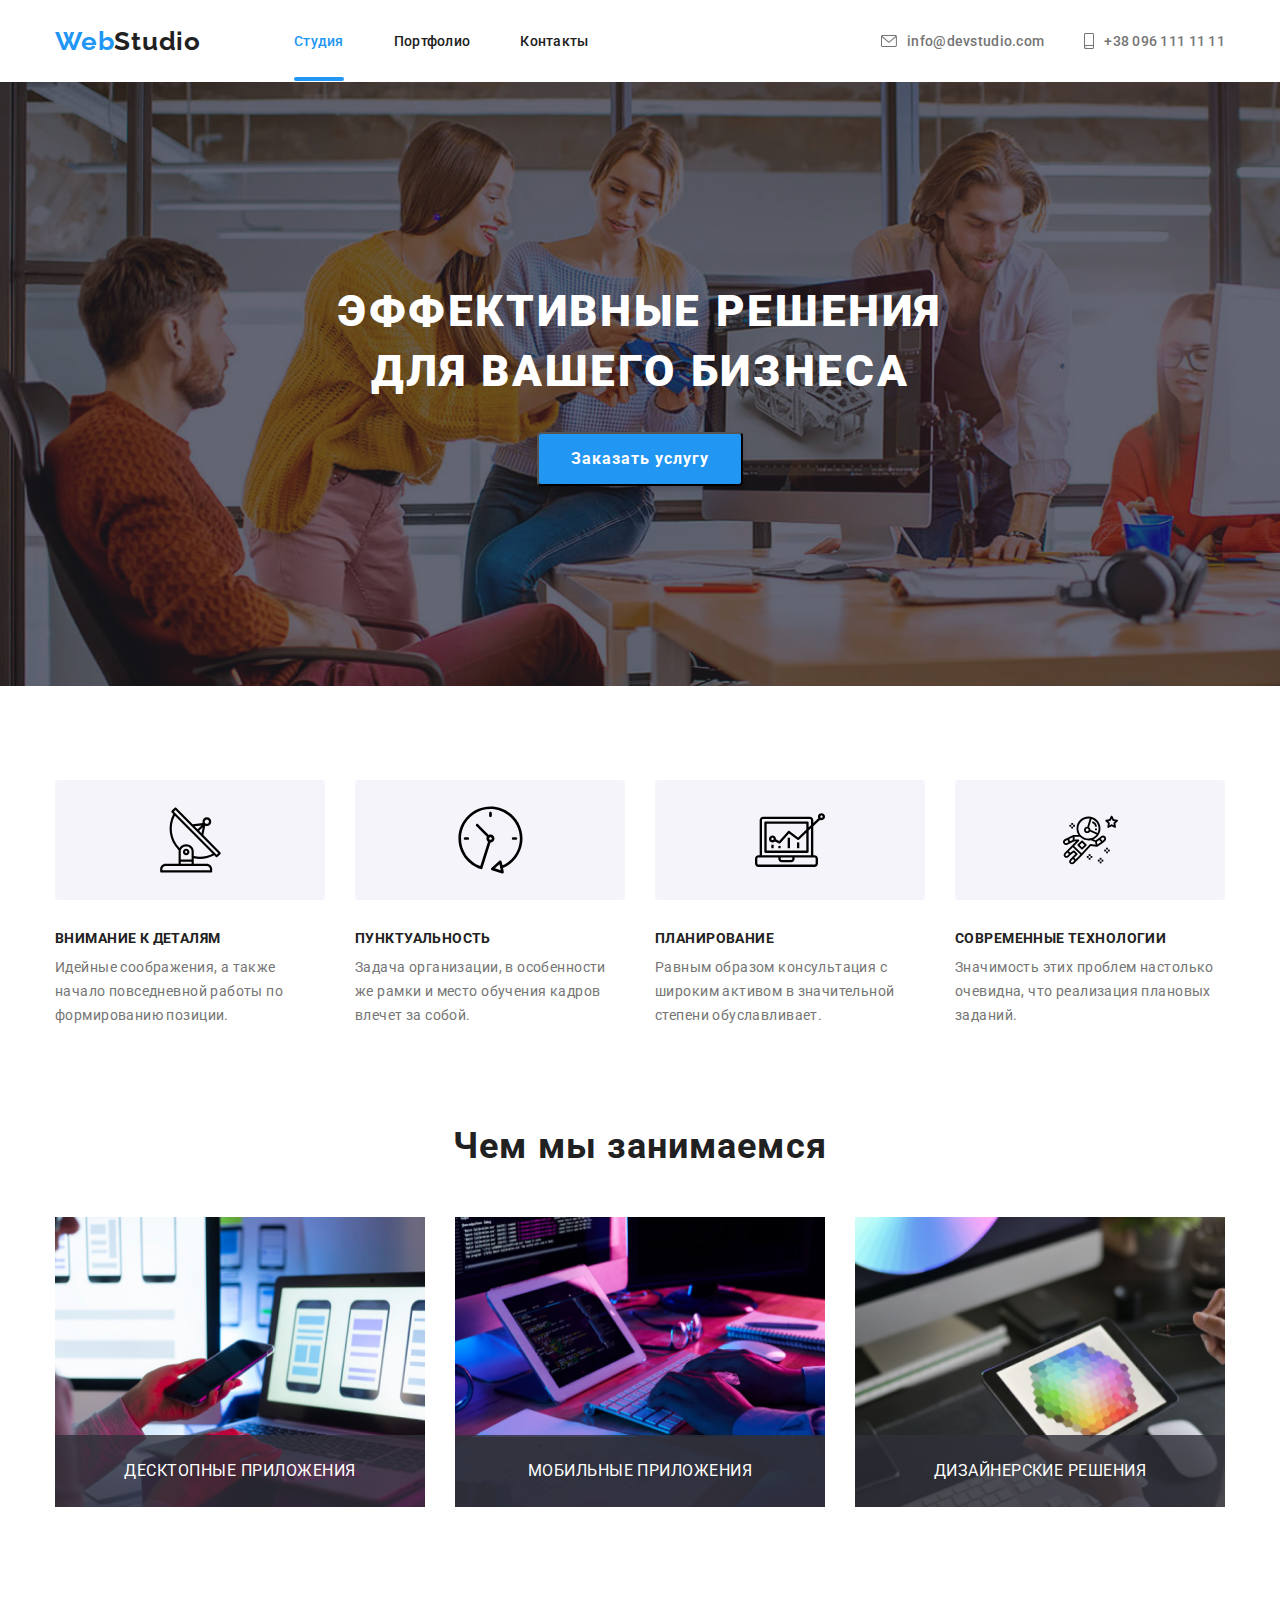
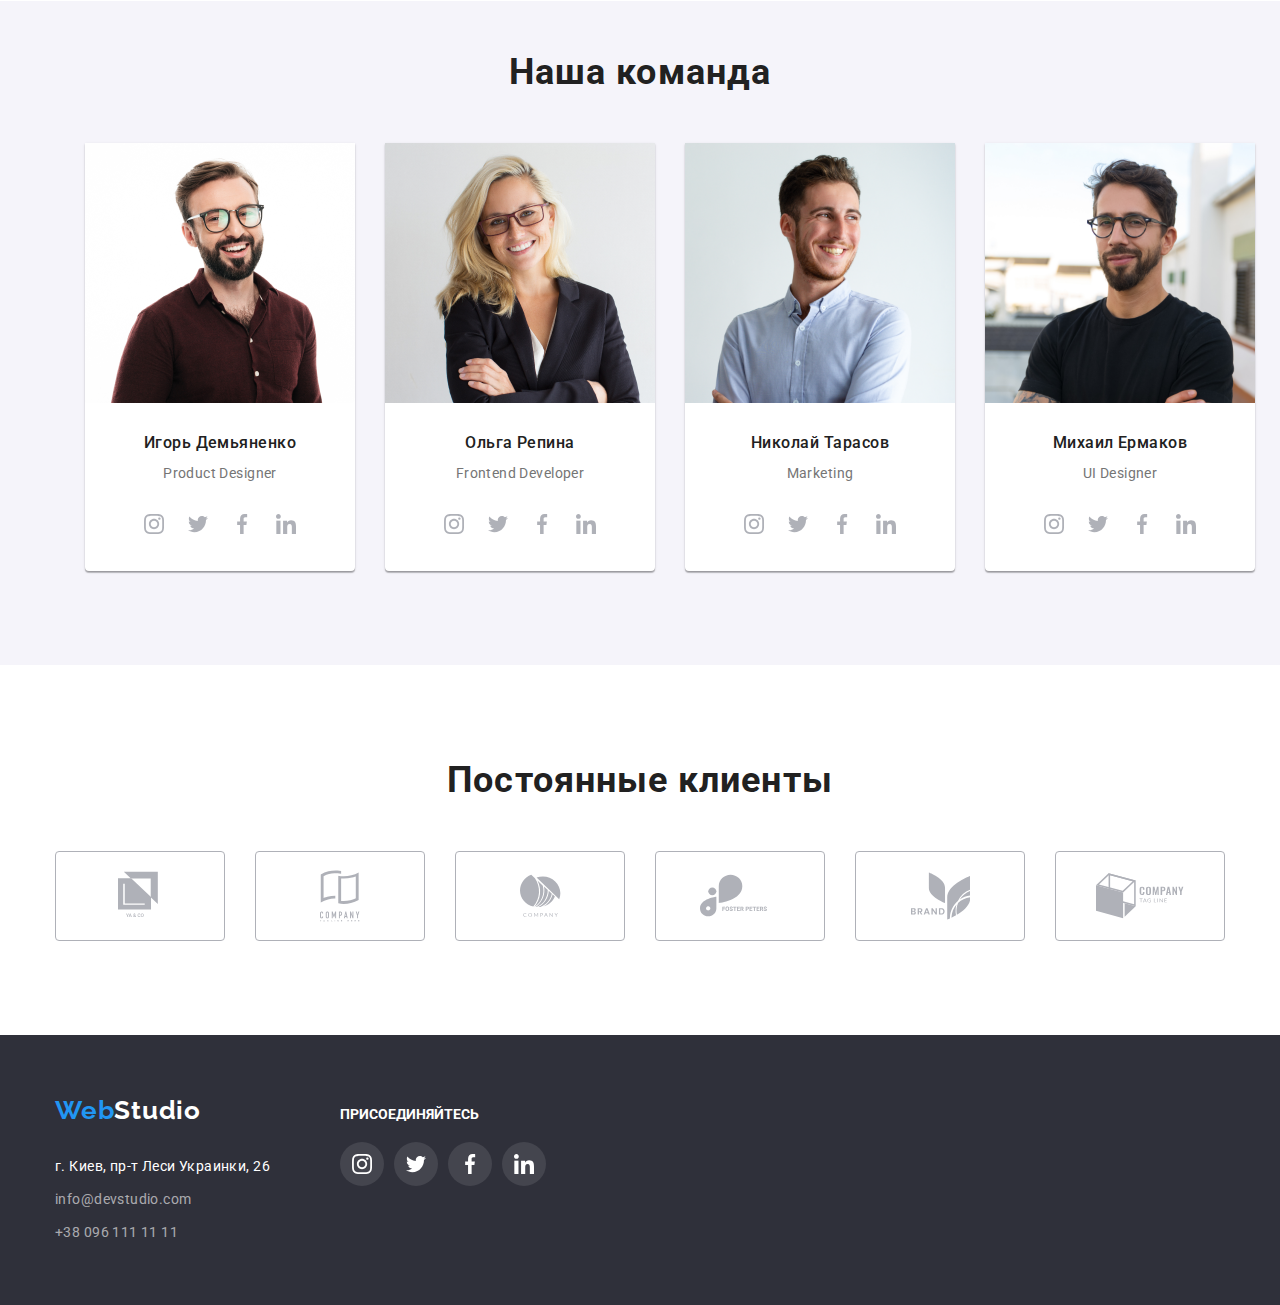
<file: index.html>
<!DOCTYPE html>
<html lang="ru">
<head>
    <meta charset="UTF-8">
    <meta name="viewport" content="width=device-width, initial-scale=1.0">
    <title>WebStudio</title>
    <link rel="preconnect" href="https://fonts.gstatic.com"> 
    <link rel="stylesheet" href="https://cdnjs.cloudflare.com/ajax/libs/modern-normalize/1.0.0/modern-normalize.min.css">
    <link href="https://fonts.googleapis.com/css2?family=Raleway:wght@700&family=Roboto:wght@400;500;700;900&display=swap"
        rel="stylesheet">
        <link rel="stylesheet" href="./css/styles.css">
</head>
<body>
    <header class="header">  
        <div class="container">      
        <nav class="navigation">
        <a class="logo" href=""lang="en"><span class="web">Web</span>Studio</a>
        <ul class="navigation-list">
            <li class="navigation-list-item">
                <a class="navigation-list-link nav-list-link" href="Студия">Студия</a>
            </li>
            <li class="navigation-list-item">
                <a class="navigation-list-link" href="portfolio.html">Портфолио</a>
            </li>
            <li class="navigation-list-item">
                <a class="navigation-list-link" href="">Контакты</a>
            </li>    
        </ul>
            <address class="address">
        <ul class="header-contact">
            <li class="header-contact-link">  
         <a class="header-contact-mail" href="mailto:info@devstudio.com">
                <svg class="icon-address" width="16" height="12">
                    <use href="./images/sprite.svg#icon-envelope-hover"></use>
                </svg>
                info@devstudio.com
                </a>
            </li>
         <li class="header-contact-link">            
            <a class="header-contacts" href="tel:+380961111111">
                <svg class="icon-address" width="10" height="16">
                    <use href="./images/sprite.svg#icon-smartphone"></use>
                </svg>
                +38 096 111 11 11
                </a>
           </li>  
        </ul>
        </address>
        </nav>
        </div>
        </header>
    <main>
       <!--HERO-->
       <section class="hero">
           <div class="container">
              <h1 class="hero-title">Эффективные решения <br> для вашего бизнеса</h1>
                <button class="modal-btn" type="button" data-modal-open>Заказать услугу</button> 
                </div>
                </section>
      <section class="hero-main-title">
          <div class="container">          
             <ul class="main-title-list">
               <li class="main-title"> 
                <div class="icon-container">
               <svg class="icon-hero-title"width="65" hight="70">
                 <use href="./images/sprite.svg#icon-antenna-1"></use>
               </svg>  
                </div>                    
                <h3 class="undertitle">Внимание к деталям</h3>
                  <p class="description">Идейные соображения, а также начало повседневной работы по формированию позиции.</p>
                </li>
                <li class="main-title">
                    <div class="icon-container">
                    <svg class="icon-hero-title" width="67" hight="70">
                        <use href="./images/sprite.svg#icon-clock-1"></use>
                    </svg>
                </div>
                <h3 class="undertitle">Пунктуальность</h3>
                  <p class="description">Задача организации, в особенности же рамки и место обучения кадров влечет за собой.</p>
                </li>
                <li class="main-title">
                    <div class="icon-container">
                    <svg class="icon-hero-title" width="70" hight="54">
                        <use href="./images/sprite.svg#icon-diagram-1"></use>
                    </svg>
                    </div>
                <h3 class="undertitle">Планирование</h3>     
                  <p class="description">Равным образом консультация с широким активом в значительной степени обуславливает.</p>
                </li>
                <li class="main-title">
                    <div class="icon-container">
                    <svg class="icon-hero-title" width="55" hight="60">
                        <use href="./images/sprite.svg#icon-astronaut-1"></use>
                    </svg>    
                    </div>
                <h3 class="undertitle">Современные технологии</h3>
                  <p class="description">Значимость этих проблем настолько очевидна, что реализация плановых заданий.</p>            
                </li>
                </ul>
            </div>
        </section> 
        <section>
            <div class="container">
             <h2 class="section-undertitle">Чем мы занимаемся</h2>
            <ul class="images-list">
                <li class="images">
                    <img src="./images/img-1.jpg.png" alt="создание сайта" width="370" height="290">
                    <p class="applications">Десктопные приложения</p>
                <li class="images">
                    <img src="./images/img-2.jpg.png" alt="создание мобильного приложения" width="370" height="290">
                    <p class="applications"><p class="applications">Мобильные приложения</p>
                </li>
                <li class="images">
                    <img src="./images/img-3.jpg.png" alt="дизайн сайта" width="370" height="290">
                    <p class="applications">Дизайнерскиe решения</p>
                </li>
                </div>
            </ul>
        </section>
        <!--TEAM-->
        <section class="team">
            <div class="container">
            <h2 class="section-undertitle">Наша команда</h2>
            <ul class="our-team">
                <li class="workers">
                    <img src="./images/team/img-4.jpg.png" alt="Игорь Демьяненко" width="270" height="260">
                    <h3 class="name-workers">Игорь Демьяненко</h3>
                    <p class="specialty">Product Designer</p>
                    <div class="social-container">
                    <ul class="social-list">
                        <li class="social-list-icon">
                            <a href="#" class="icon-link">
                                <svg class="social-icon" width="20" heigt="20">
                                    <use href="./images/sprite.svg#icon-instagram-2">
                                    </use>
                                </svg>
                            </a>
                        </li>
                        <li class="social-list-icon">
                            <a href="#" class="icon-link">
                                <svg class="social-icon"  width="20" heigt="16">
                                    <use href="./images/sprite.svg#icon-twitter-1">
                                    </use>
                                </svg>
                            </a>
                        </li>
                        <li class="social-list-icon">
                            <a href="#" class="icon-link">
                                <svg class="social-icon" width="20" heigt="20">
                                    <use href="./images/sprite.svg#icon-facebook-1">
                                    </use>
                                </svg>
                            </a>
                        </li>
                        <li class="social-list-icon">
                            <a href="#" class="icon-link">
                                <svg class="social-icon" width="20" heigt="20">
                                    <use href="./images/sprite.svg#icon-linkedin-1">
                                    </use>
                                </svg>
                            </a>
                        </li>
                    </ul>    
                    </div>
                <li class="workers">
                    <img src="./images/team/img-5.jpg.png" alt="Ольга Репина" width="270" height="260">
                    <h3 class="name-workers">Ольга Репина</h3>
                    <p class="specialty">Frontend Developer</p>
                    <div class="social-container">
                    <ul class="social-list">
                        <li class="social-list-icon">
                            <a href="#" class="icon-link">
                                <svg class="social-icon"  width="20" heigt="20">
                                    <use href="./images/sprite.svg#icon-instagram-2">
                                    </use>
                                </svg>
                            </a>
                            </li>
                            <li class="social-list-icon">
                                <a href="#" class="icon-link">
                                    <svg class="social-icon"  width="20" heigt="20">
                                        <use href="./images/sprite.svg#icon-twitter-1">
                                        </use>
                                    </svg>
                                </a>
                            </li>
                            <li class="social-list-icon">
                                <a href="#" class="icon-link">
                                    <svg class="social-icon"  width="20" heigt="20">
                                        <use href="./images/sprite.svg#icon-facebook-1">
                                        </use>
                                    </svg>
                                </a>
                            </li>
                            <li class="social-list-icon">
                                <a href="#" class="icon-link">
                                    <svg class="social-icon"  width="20" heigt="20">
                                        <use href="./images/sprite.svg#icon-linkedin-1">
                                        </use>
                                    </svg>
                                </a>
                            </li>
                            </ul>
                            </div>
                          </li>
                <li class="workers">
                    <img src="./images/team/img-6.jpg.png" alt="Николай Тарасов" width="270" height="260">
                    <h3 class="name-workers">Николай Тарасов</h3>
                    <p class="specialty">Marketing</p>
                    <div class="social-container">
                    <ul class="social-list">
                        <li class="social-list-icon">
                            <a href="#" class="icon-link">
                                <svg class="social-icon"  width="20" heigt="20">
                                    <use href="./images/sprite.svg#icon-instagram-2">
                                    </use>
                                </svg>
                            </a>
                            </li>
                            <li class="social-list-icon">
                                <a href="#" class="icon-link">
                                    <svg class="social-icon" width="20" heigt="20">
                                        <use href="./images/sprite.svg#icon-twitter-1">
                                        </use>
                                    </svg>
                                </a>
                            </li>
                            <li class="social-list-icon">
                                <a href="#" class="icon-link">
                                    <svg class="social-icon" width="20" heigt="20">
                                        <use href="./images/sprite.svg#icon-facebook-1">
                                        </use>
                                    </svg>
                                </a>
                            </li>
                            <li class="social-list-icon">
                                <a href="#" class="icon-link">
                                    <svg class="social-icon"  width="20" heigt="20">
                                        <use href="./images/sprite.svg#icon-linkedin-1">
                                        </use>
                                    </svg>
                                </a>
                            </li>
                            </ul>
                            </div>
                            </li>
                       <li class="workers">
                    <img src="./images/team/img-7.jpg.png" alt="Михаил Ермаков" width="270" height="260">
                    <h3 class="name-workers">Михаил Ермаков</h3>
                    <p class="specialty">UI Designer</p>
                    <div class="social-container">
                    <ul class="social-list">
                        <li class="social-list-icon">
                            <a href="#" class="icon-link">
                                <svg class="social-icon"  width="20" heigt="20">
                                    <use href="./images/sprite.svg#icon-instagram-2">
                                    </use>
                                </svg>
                            </a>
                        </li>
                        <li class="social-list-icon">
                            <a href="#" class="icon-link">
                                <svg class="social-icon"  width="20" heigt="20">
                                    <use href="./images/sprite.svg#icon-twitter-1">
                                    </use>
                                </svg>
                            </a>
                        </li>
                        <li class="social-list-icon">
                            <a href="#" class="icon-link">
                                <svg class="social-icon" width="20" heigt="20">
                                    <use href="./images/sprite.svg#icon-facebook-1">
                                    </use>
                                </svg>
                            </a>
                        </li>
                        <li class="social-list-icon">
                            <a href="#" class="icon-link">
                                <svg class="social-icon"  width="20" heigt="20">
                                    <use href="./images/sprite.svg#icon-linkedin-1">
                                    </use>
                                </svg>
                            </a>
                        </li>
                        </ul>
                        </div>
                </li>
            </ul>
            </div>
            </section>     
          <section class="regular-clients">
              <div class="container">
              <h2 class="title-clients">Постоянные клиенты</h2>
              <ul class="regular-clients-list">
                <li class="regular-clients-icon">
                  <a class="clients-icon-link" href="#">
                    <svg class="title-clients-icon" width="44" hight="49">
                      <use href="./images/sprite.svg#icon-logo-1">
                   </use>
                </svg>
              </a>
            </li>
                <li class="regular-clients-icon">
                    <a class="clients-icon-link" href="#">
                        <svg class="title-clients-icon" width="40" hight="52">
                            <use href="./images/sprite.svg#icon-logo-2">
                            </use>
                        </svg>
                    </a>
                </li>
            <li class="regular-clients-icon">
                <a class="clients-icon-link" href="#">
                    <svg class="title-clients-icon" width="41" hight="43">
                        <use href="./images/sprite.svg#icon-logo-3">
                        </use>
                    </svg>
                </a>
            </li>
            <li class="regular-clients-icon">
                <a class="clients-icon-link" href="#">
                    <svg class="title-clients-icon" width="80" hight="42">
                        <use href="./images/sprite.svg#icon-logo-4">
                        </use>
                    </svg>
                </a>
            </li>
            <li class="regular-clients-icon">
                <a class="clients-icon-link" href="#">
                    <svg class="title-clients-icon"  width="59" hight="47">
                        <use href="./images/sprite.svg#icon-logo-5">
                        </use>
                    </svg>
                </a>
            </li>
                <li class="regular-clients-icon">
                    <a class="clients-icon-link" href="#">
                        <svg class="title-clients-icon" width="88" hight="45">
                            <use href="./images/sprite.svg#icon-logo-6">
                            </use>
                        </svg>
                    </a>
                </li>
              </ul>
          </div>
          </section>  
    </main>
    <!--CONTACT-->
       <footer class="footer">
            <div class="container">
                <div class="footer-contact-container">
          <a class="footer-logo" href="#" lang="en"><span class="web">Web</span>Studio</a>
        <address class="footer-address">
            <ul>
             <li class="footer-address-nav">
         <a class="footer-nav" href="https://goo.gl/maps/uPPd1PGFJsjfQsL56" target="_blank">г. Киев, пр-т Леси Украинки,
                            26</a>
             </li>
             <li class="footer-address-nav">
              <a class="footer-contact" href="mailto:info@devstudio.com">info@devstudio.com</a>
             </li>
             <li class="footer-address-nav">
            <a class="footer-contact" href="tel:+380961111111">+38 096 111 11 11</a>
             </li>
             </ul>
        </address>
                </div>
           <div class="footer-cotainer">
               <p class="footer-text">Присоединяйтесь</p>
           <ul class="footer-container-icon">               
            <li class="footer-icon-list">
                <a href="#" class="footer-icon-link">
                  <svg class="footer-icon" width="20" heigt="20">
                    <use href="./images/sprite.svg#icon-instagram-2">
                     </use>
                  </svg>
                </a>
            </li>
            <li class="footer-icon-list">
                <a href="#" class="footer-icon-link">
                  <svg class="footer-icon" width="20" heigt="20">
                     <use href="./images/sprite.svg#icon-twitter-1">
                     </use>
                  </svg>
                </a>
            </li>
            <li class="footer-icon-list">
                <a href="#" class="footer-icon-link">
                  <svg class="footer-icon" width="20" heigt="20">
                     <use href="./images/sprite.svg#icon-facebook-1">
                           </use>
                       </svg>
                    </a>
            </li>
            <li class="footer-icon-list">
                <a href="#" class="footer-icon-link">
                    <svg class="footer-icon" width="20" heigt="20">
                       <use href="./images/sprite.svg#icon-linkedin-1">
                       </use>
                  </svg>
                    </a>
            </li>
           </ul>
       </div>
    </div>
    </footer>
    <div class="backdrop  is-hidden" data-modal>   
        <div class="modal">
            <button type="button" class="close-btn " data-modal-close>
            <svg class="close" width="16" height="16">
                <use href="./images/sprite.svg#icon-close-black-18dp-2-1">
                </use>
            </svg>
            </button>

        </div>
    </div>
    <script src="./js/modal.js"></script>
</body>
</html>
</file>
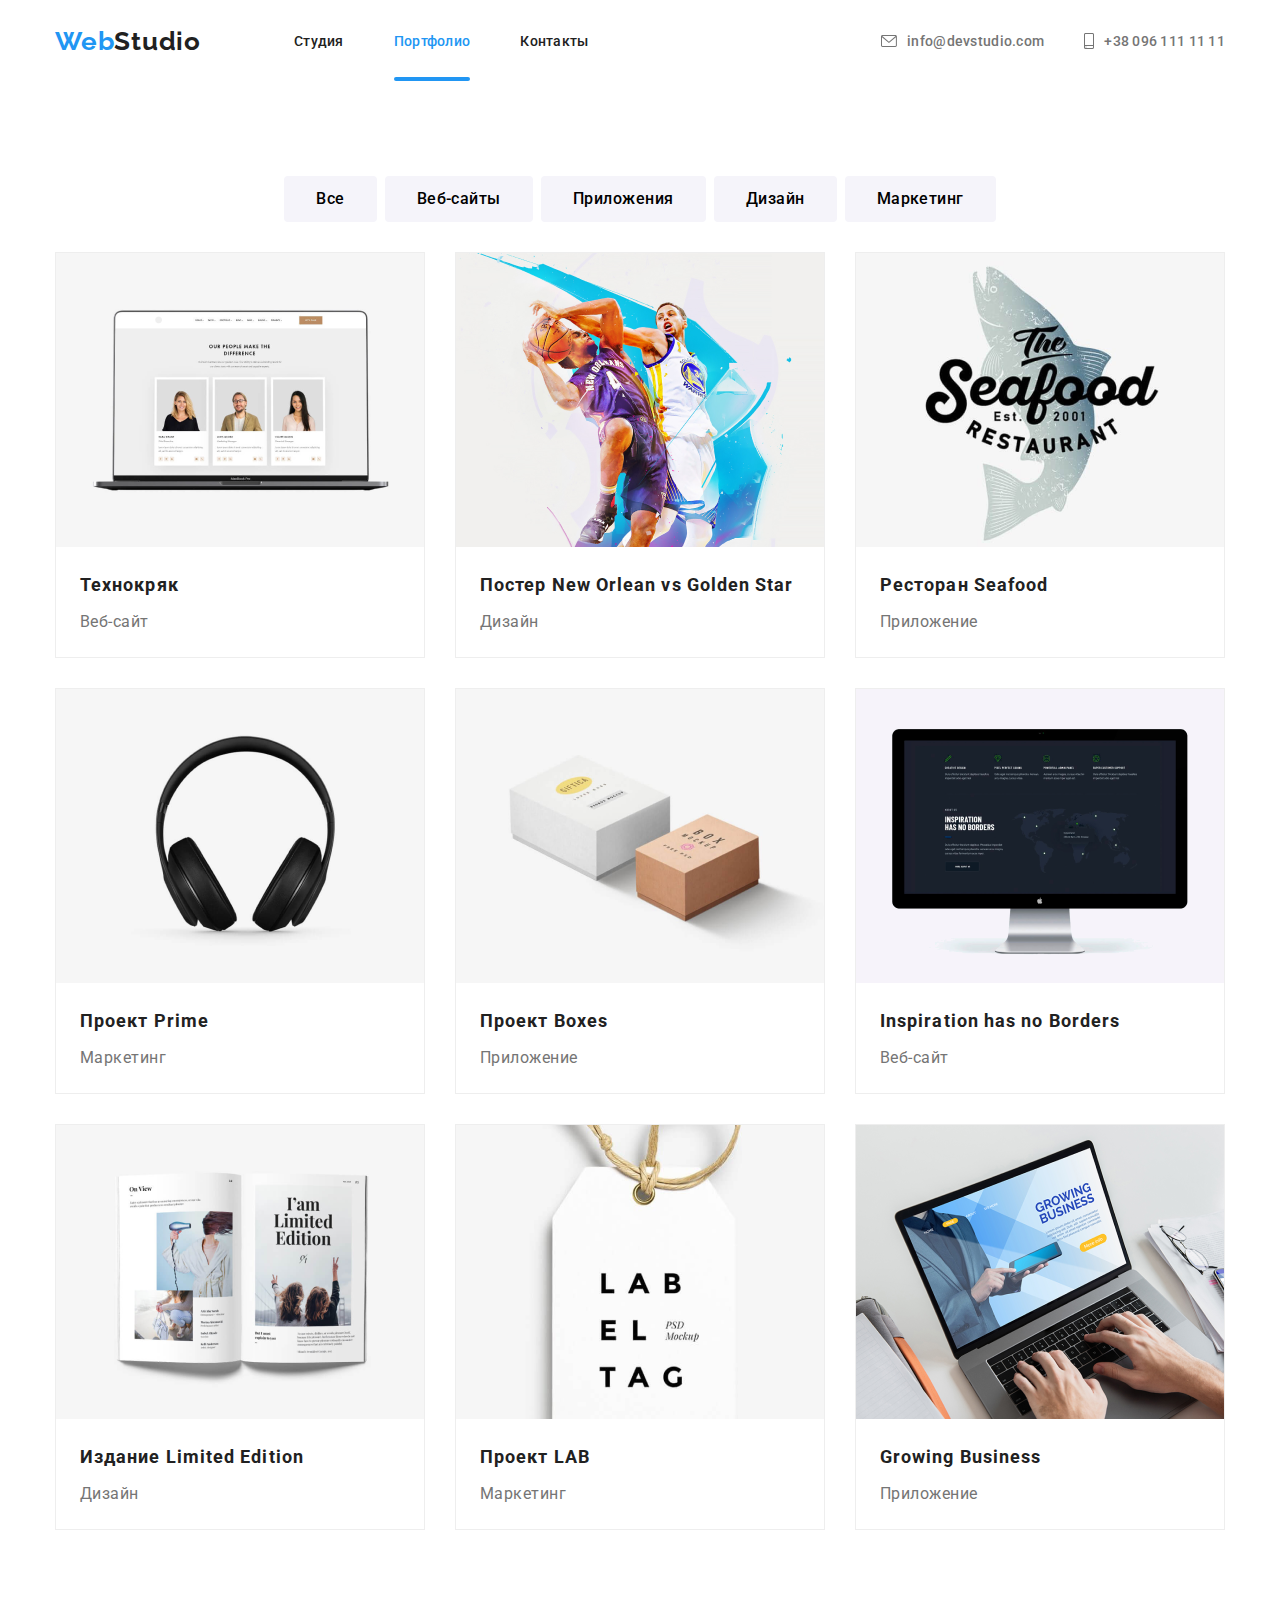
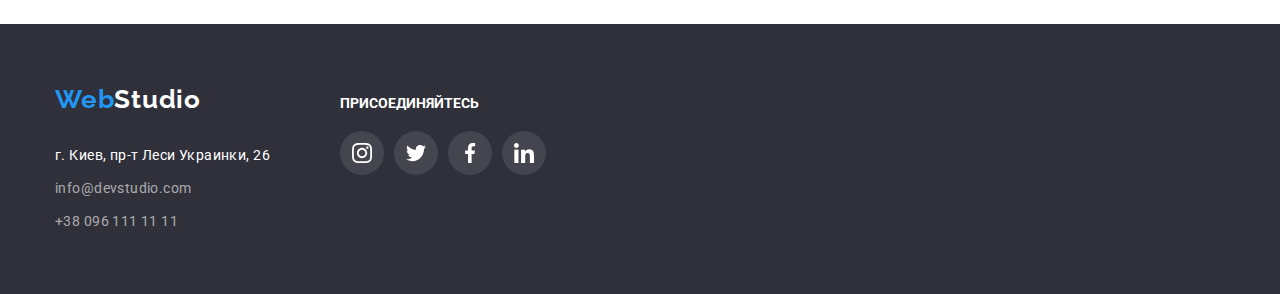
<file: portfolio.html>
<!DOCTYPE html>
<html lang="ru">
<head>
    <meta charset="UTF-8">
    <meta name="viewport" content="width=device-width, initial-scale=1.0">
    <title>WebStudio</title>
    <link rel="preconnect" href="https://fonts.gstatic.com">
    <link href="https://fonts.googleapis.com/css2?family=Raleway:wght@700&family=Roboto:wght@400;500;700;900&display=swap"
        rel="stylesheet">
    <link rel="stylesheet" href="https://cdnjs.cloudflare.com/ajax/libs/modern-normalize/1.0.0/modern-normalize.min.css">
    <link rel="stylesheet" href="./css/styles.css">

    </head>    
    <body>
     <header class="header">   
       <div class="container"> 
        <nav class="navigation">
         <a class="logo" href="#" lang="en"><span class="web">Web</span>Studio</a>
          <ul class="navigation-list">
            <li class="navigation-list-item">
              <a class="navigation-list-link" href="index.html">Студия</a>
            </li>
            <li class="navigation-list-item">
              <a class="navigation-list-link nav-list-link" href="Портфолио">Портфолио</a>
            </li class="navigation-list-item">
            <li class="navigation-list-item">
              <a class="navigation-list-link" href="">Контакты</a>
            </li>
          </ul>
        
        <address class="address">
        <ul class="header-contact">
            <li class="header-contact-link">
         <a class="header-contacts" href="mailto:info@devstudio.com">
          <svg class="icon-address" width="16" height="12">
            <use href="./images/sprite.svg#icon-envelope-hover"></use>
          </svg>
          info@devstudio.com
         </a>
            </li>
            <li class="header-contact-link">
         <a class="header-contacts" href="tel:+380961111111">
          <svg class="icon-address" width="10" height="16">
            <use href="./images/sprite.svg#icon-smartphone"></use>
          </svg>
          +38 096 111 11 11
         </a>
              </li>
         </ul>
         </address>
        </nav>
        </div>
      
     </header>
     <main>
         <!--HERO-->
      <section>
        <ul class="section-btn">
          <li class="section-btn-list">
           <button type="button"class="button-icon" class="btn">Все</button>
          </li>
        <li class="section-btn-list">
          <button type="button" class="button-icon" class="btn">Веб-сайты</button>
        </li>
        <li class="section-btn-list">
            <button type="button" class="button-icon" class="btn">Приложeния</button>
        </li>
        <li class="section-btn-list">
        <button type="button" class="button-icon" class="btn">Дизайн</button>
        </li>
        <li class="section-btn-list">
        <button type="button" class="button-icon" class="btn">Маркетинг</button>
        </li>         
         </ul>
      </section> 
        <!--OUR WORKS-->
        <section class="works">
          <div class="container">
         <ul class="container-works">                     
          <li class="container-works-foto"> 
            <a href="#" class="works-foto">  
            <div class="container-foto">    
             <img class="blok-foto" src="./images/our works/img.1.png" alt="Технокряк" width="370" height="290">  
              <p class="overlay">Технокряк это современная площадка распространения коронавируса. 
                Компании используют эту платформу для цифрового
              шпионажа и атак на защищённые сервера конкурентов</p>
              </div>
             <div>
           <h3 class="our-works">Технокряк</h3>
           <p class="name-works">Веб-сайт</p>
          </div>  
          </a>
           </li>
        <li class="container-works-foto">
          <a href="#" class="works-foto">
            <div class="container-foto">
            <img class="blok-foto"src="./images/our works/img.2.png" alt="Постер New Orlean vs Golden Star" width="370" height="290">
            <p class="overlay">Технокряк это современная площадка распространения коронавируса.
              Компании используют эту платформу для цифрового
              шпионажа и атак на защищённые сервера конкурентов</p>
            </div>
             <div>
          <h3 class="our-works"> Постер New Orlean vs Golden Star</h3>
          <p class="name-works">Дизайн</p>
          </div>
          </a>
          </li>
         <li class="container-works-foto">
          <a href="#" class="works-foto">
            <div class="container-foto">
            <img class="blok-foto" src="./images/our works/img.3.png" alt="Ресторан Seafood" width="370" height="290">
            <p class="overlay">Технокряк это современная площадка распространения коронавируса.
              Компании используют эту платформу для цифрового
              шпионажа и атак на защищённые сервера конкурентов</p>
            </div>
            <div>
          <h3 class="our-works">Ресторан Seafood</h3>
          <p class="name-works">Приложение</p>
          </div>
          </a>
           </li>             
           <li class="container-works-foto">
            <a href="#" class="works-foto">
              <div class="container-foto">
             <img class="blok-foto" src="./images/our works/img.4.png" alt="Проект Prime" width="370" height="290">
            <p class="overlay">Технокряк это современная площадка распространения коронавируса.
              Компании используют эту платформу для цифрового
              шпионажа и атак на защищённые сервера конкурентов</p>
            </div>
            <div>
          <h3 class="our-works">Проект Prime</h3>
          <p class="name-works">Маркетинг</p>
          </div>
          </a>
          </li>
         <li class="container-works-foto">    
          <a href="#" class="works-foto">
            <div class="container-foto">
            <img class="blok-foto" src="./images/our works/img.5.png" alt="Проект Boxes" width="370" height="290">
            <p class="overlay">Технокряк это современная площадка распространения коронавируса.
              Компании используют эту платформу для цифрового
              шпионажа и атак на защищённые сервера конкурентов</p>
            </div>
            <div>
           <h3 class="our-works">Проект Boxes</h3>
           <p class="name-works">Приложение</p>
          </div>
          </a>
            </li>
         <li class="container-works-foto">
          <a href="#" class="works-foto">
            <div class="container-foto">
           <img class="blok-foto" src="./images/our works/img.6.png" alt="Inspiration has no Borders" width="370" height="290">
          <p class="overlay">Технокряк это современная площадка распространения коронавируса.
            Компании используют эту платформу для цифрового
            шпионажа и атак на защищённые сервера конкурентов</p>
          </div>
          <div>
           <h3 class="our-works">Inspiration has no Borders</h3>
           <p class="name-works">Веб-сайт</p>
          </div>   
          </a>
         </li>         
       <li class="container-works-foto">
        <a href="#" class="works-foto">
          <div class="container-foto">
         <img class="blok-foto" src="./images/our works/img.7.png" alt="Издание Limited Edition" width="370" height="290">
        <p class="overlay">Технокряк это современная площадка распространения коронавируса.
          Компании используют эту платформу для цифрового
          шпионажа и атак на защищённые сервера конкурентов</p>
        </div>
          <div>
          <h3 class="our-works">Издание Limited Edition</h3>
          <p class="name-works">Дизайн</p>
          </div>
          </a>
          </li>
        <li class="container-works-foto">
          <a href="#" class="works-foto">
            <div class="container-foto">
          <img class="blok-foto" src="./images/our works/img.8.png" alt="Проект LAB" width="370" height="290">
          <p class="overlay">Технокряк это современная площадка распространения коронавируса.
            Компании используют эту платформу для цифрового
            шпионажа и атак на защищённые сервера конкурентов</p>
          </div>
          <div>
          <h3 class="our-works">Проект LAB</h3>
          <p class="name-works">Маркетинг</p>
          </div>
          </a>
           </li>
        <li class="container-works-foto">
          <div class="container-foto">
          <a href="#" class="works-foto">
          <img class="blok-foto" src="./images/our works/img.9.png" alt="Growing Business" width="370" height="290">
          <p class="overlay">Технокряк это современная площадка распространения коронавируса.
            Компании используют эту платформу для цифрового
            шпионажа и атак на защищённые сервера конкурентов</p>
          </div>
          <div>
          <h3 class="our-works">Growing Business</h3>
          <p class="name-works">Приложение</p>
          </div>
          </a>
            </li>
        </ul>  
      </div>
        </section>
    </main>
    <!--CONTACT-->
    <footer class="footer">
      <div class="container">
        <div class="footer-contact-container">
          <a class="footer-logo" href="#" lang="en"><span class="web">Web</span>Studio</a>
          <address class="footer-address">
            <ul>
              <li class="footer-address-nav">
                <a class="footer-nav" href="https://goo.gl/maps/uPPd1PGFJsjfQsL56" target="_blank">г. Киев, пр-т Леси
                  Украинки,
                  26</a>
              </li>
              <li class="footer-address-nav">
                <a class="footer-contact" href="mailto:info@devstudio.com">info@devstudio.com</a>
              </li>
              <li class="footer-address-nav">
                <a class="footer-contact" href="tel:+380961111111">+38 096 111 11 11</a>
              </li>
            </ul>
          </address>
        </div>
        <div class="footer-cotainer">
          <p class="footer-text">Присоединяйтесь</p>
          <ul class="footer-container-icon">
            <li class="footer-icon-list">
              <a href="#" class="footer-icon-link">
                <svg class="footer-icon" width="20" heigt="20">
                  <use href="./images/sprite.svg#icon-instagram-2">
                  </use>
                </svg>
              </a>
            </li>
            <li class="footer-icon-list">
              <a href="#" class="footer-icon-link">
                <svg class="footer-icon" width="20" heigt="20">
                  <use href="./images/sprite.svg#icon-twitter-1">
                  </use>
                </svg>
              </a>
            </li>
            <li class="footer-icon-list">
              <a href="#" class="footer-icon-link">
                <svg class="footer-icon" width="20" heigt="20">
                  <use href="./images/sprite.svg#icon-facebook-1">
                  </use>
                </svg>
              </a>
            </li>
            <li class="footer-icon-list">
              <a href="#" class="footer-icon-link">
                <svg class="footer-icon" width="20" heigt="20">
                  <use href="./images/sprite.svg#icon-linkedin-1">
                  </use>
                </svg>
              </a>
            </li>
          </ul>
        </div>
      </div>
    </footer>
            </body>
</file>
<file: css/styles.css>
:root {
  --accent-color: #2196f3;
  --text-white-color: #ffffff;
  --text-dark-color: #212121;
}

body {
  font-family: Roboto, sans-serif;
}
*,
*::before,
*::after {
  margin: 0;
  padding: 0;
}


a {
  text-decoration: none;
}

ul,
ol {
  list-style: none;
  margin: 0;
  padding: 0;
}

h1,
h2,
h3,
h4,
h5,
h6 {
  margin: 0;
}

img {
  display: block;
}
.address {
  font-style: normal;
}
.container{
  width: 1200px;
  padding-right: 15px;
  padding-left: 15px;  
  margin: auto;
  }

/*HEADER*/
.icon-address{
  margin-right: 10px;
  fill: currentColor;
}
 .header {
   display: flex;
   align-items: center;
   }
.navigation {
  display: flex;
  align-items: center;
}
.navigation-list-link{
  font-weight: 500;
  font-size: 14px;
  line-height: 1.142;
  letter-spacing: 0.02em;
   color: #212121;

}
.navigation-list {
  display: flex;
  align-items: center;
}
.navigation-list-item{
  padding-top: 32px;
  padding-bottom: 32px;
}
.navigation-list-item:not(:last-child){
  margin-right: 50px;
}
.header-contact-link:not(:last-child){
  margin-right: 40px;
}

.header-contact-link:focus,
.header-contact-link:hover{
  color: var(--accent-color);
}
.header-contacts:hover,
.header-contacts:focus{
  color: var(--accent-color);
}

.logo {
  font-family: Raleway, sans-serif;
  font-weight: 700;
  font-size: 26px;
  line-height: 1.192;
  letter-spacing: 0.03em;
  color: var(--text-dark-color);
  margin-right: 93px;
}
.web {
  color: var(--accent-color);
}

.navigation-list-link:focus,
.navigation-list-link:hover{
  color: var(--accent-color);
}

.header-contact {
  display: flex;
  align-items: center;
  
}
.header-contacts,
.header-contact-mail{
  color: #757575;
}
.header-contact-mail:hover,
.header-contact-mail:focus{
  color: var(--accent-color);
}
.header-contact-mail,
.header-contacts{
  display: flex;
  align-items: center;
  justify-content: center;
}


.nav-list-link{
  color: var(--accent-color);
  position: relative;
  }
  
.nav-list-link::after{
  content: "";
  display: block;
  position: absolute;
  width: 100%;
  height: 4px;
  top: 44px;
  background: var(--accent-color);
  border-radius: 2px;
}
.address{
  display: flex;
  margin-left: auto;
  font-weight: 500;
  font-size: 14px;
  line-height: 1.142;
  letter-spacing: 0.02em;
  }


/*END HEADER*/

.modal-btn {
  font-weight: 700;
  font-size: 16px;
  line-height: 1.875;
  letter-spacing: 0.06em;
  color: #ffffff;
  cursor: pointer;
  border-radius: 4px;
}

/*HERO*/
.hero {
  background-color: #C4C4C4;
  background-image: linear-gradient(
      rgba(47, 48, 58, 0.4),
      rgba(47, 48, 58, 0.4)
    ),
    url(../images/fon.jpg);
  background-repeat: no-repeat;
  background-size: cover;
}
.hero-main-title{
  padding-top: 94px;
  padding-bottom: 94px;
}
.main-title-list{
  display: flex;
  justify-content: space-between;  
}

.icon-container{
 display: flex;
 justify-content: center;
 align-items: center;
 width: 270px;
 height: 120px;
 background: #F5F4FA;
 border-radius: 4px;
  margin-bottom: 30px;
}

.description {
  width: 270px;
  height: 75px;
  left: 215px;  
} 

.hero {
  text-align: center;
  margin-right: auto;
  margin-left: auto;
  max-width: 1600px;
  text-align: center;
  padding-top: 200px;
  padding-bottom: 200px;
}
.hero-title {
  font-weight: 900;
  font-size: 44px;
  line-height: 1.363;
  letter-spacing: 0.06em;
  color: #ffffff;  
  text-transform: uppercase;
  padding-bottom: 30px;
  }

.undertitle {
  font-weight: 700;
  font-size: 14px;
  line-height: 1.142;
  letter-spacing: 0.03em;
  text-transform: uppercase;
  color: #212121;
  padding-bottom: 10px;
}
.section-undertitle{
  font-weight: 700;
  font-weight: bold;
  font-size: 36px;
  line-height: 1.167;
  letter-spacing: 0.03em;
  text-align: center;
  color: #212121;
  padding-bottom: 50px;
}
.images-list{
  display: flex;
  padding-bottom: 94px;
}
.images:not(:last-child){
 padding-right: 30px;
}
.description,
.specialty {
  font-weight: 400;
  font-size: 14px;
  line-height: 1.714;
  letter-spacing: 0.03em;
  color: #757575;
}
.modal-btn {
  background-color: #2196f3;
  box-shadow: 0px 4px 4px rgba(0, 0, 0, 0.15);
  border-radius: 4px;
  padding: 10px 32px;  
 }

.button {
  font-weight: 700;
  font-size: 16px;
  line-height: 1.875;
  letter-spacing: 0.03em;
  color: #212121;
  letter-spacing: 0.06em;
}
.button:hover,
.button:focus {
  background-color: #2196f3;
}
.regular-clients{
  padding-bottom: 94px;
  padding-top: 94px;
}
.title-clients{
font-size: 36px;
line-height: 1.167;
text-align: center;
letter-spacing: 0.03em;
color: #212121;
}
.regular-clients-list{
  display: flex;
  justify-content: space-between;
  padding-top: 50px;
  }

.clients-icon-link{
   display: flex;
  justify-content: center;
  align-items: center;
  width: 170px;
  height: 90px;
  border: 1px solid #AFB1B8;
  border-radius: 4px;
  fill: #AFB1B8;
}
.title-clients-icon{
  color: #AFB1B8;
  max-height: 90px;
}
.clients-icon-link:hover,
.clients-icon-link:focus{
 fill: var(--accent-color);
 border-color: var(--accent-color);
}
.images{
  position: relative;
}
.applications{
line-height: 1.143;
text-align: center;
letter-spacing: 0.03em;
text-transform: uppercase;
position: absolute;
bottom: 0;
background: rgba(47, 48, 58, 0.8);
color: #FFFFFF;
display: block;
width: 370px;
min-height: 70px;
padding: 27px;
}
/*END HERO*/

/*TEAM*/
.our-team{
  display: flex;
  justify-content: space-between;
  
}
.specialty{
  text-align: center;
 }
.team{
background: #F5F4FA;
padding-top: 50px;
padding-bottom: 94px;
}
.name-workers {
  font-weight: 500;
  font-size: 16px;
  line-height: 1.187;
  letter-spacing: 0.03em;
  color: #212121;
  text-align: center;
  padding-top:30px;
  padding-bottom: 10px;
}
.workers {
  margin-left: 30px;
  width: 270px;
  height: 428px
}
.workers{
  background: #FFFFFF;
  border-radius: 0px 0px 4px 4px;
  box-shadow: 0px 1px 3px rgba(0, 0, 0, 0.12),
 0px 1px 1px rgba(0, 0, 0, 0.14),   0px 
 2px 1px rgba(0, 0, 0, 0.2);
}
.social-container{
 margin-top: 16px;
 padding-right: 32px;
 padding-left: 32px;
 padding-bottom: 30px;
}

.social-list{
  display: flex;
  justify-content: center;
 }

.social-icon{
  fill:currentColor;
}
.icon-link:focus,
.icon-link:hover {
  background-color: var(--accent-color);
  color: #ffffff;
}

  .icon-link{
  display: inline-flex;
  justify-content: center;
  width: 44px;
  height: 44px;
  border-radius: 50%;
  color: #AFB1B8;
  }
/*END TEAM*/

/*CONTACT*/
.footer,
.hero {
  background-color: #2f303a;
}
.footer{
 padding-top: 60px;
 padding-bottom: 60px;
}
.footer-address{
padding-top: 20px;
}
.footer-address-nav{
  padding-top: 9px;
}
.footer-contact {
  font-family: Roboto, sans-serif;
  font-style: normal;
  font-weight: 400;
  font-size: 14px;
  line-height: 1.714;
  letter-spacing: 0.03em;
  color: rgba(255, 255, 255, 0.6);
}

.footer-nav {
  font-family: Roboto, sans-serif;
  font-style: normal;
  font-weight: 400;
  font-size: 14px;
  line-height: 1.714;
  letter-spacing: 0.03em;
  color: #ffffff;
}
/*END CONTACT*/

/*OUR WORKS*/
.overlay{
  background-color: rgba(33, 150, 243, 0.9);
  color: #FFFFFF;
  position: absolute;
  width: 100%;
  height: 100%;
  font-style: normal;
  font-weight: 400;
  font-size: 18px;
  line-height: 1.556;
  letter-spacing: 0.03em;
  padding: 63px 24px;
  top: 0;
  left: 0;
  transform: translateY(100%);
  transition-property: transform;
  transition:  250ms linear; 
  
}
 
.blok-foto{
 width: 370px;
 height: 294px;
  }
  
 .container-works-foto .works-foto:hover,
 .container-works-foto .works-foto:focus{
   display: block;
   box-shadow: 0px 1px 1px rgba(0, 0, 0, 0.12), 0px 4px 4px rgba(0, 0, 0, 0.06),
  1px 4px 6px rgba(0, 0, 0, 0.16);
 }
 
.button-icon{
  font-family: Roboto, sans-serif;
  font-weight: 500;
  font-size: 16px;
  line-height: 1.625;
  letter-spacing: 0.03em;
  background-color:#F5F4FA;
  border: none;
  border-radius: 4px;
  padding: 10px 32px;
  cursor: pointer;
}
.button-icon:hover,
.button-icon:focus {
  background-color: #2196f3;
  color: #FFFFFF;
}

.section-btn{
  display: flex;
  justify-content: center;
  padding-top: 94px;
}
.section-btn-list:not(:last-child){
  padding-right: 8px;
}
.our-works {
  font-weight: 700;
  font-size: 18px;
  line-height: 2;
  letter-spacing: 0.06em;
  color: #212121;
  padding-top: 20px;
  padding-left: 24px;
  padding-bottom: 4px;
  padding-right: 24px;
}
.container-works{
  display: flex;
  margin-bottom: 94px;
  flex-wrap: wrap;
  justify-content: space-between;
}
.container-works-foto{
background: #FFFFFF;
border: 1px solid #EEEEEE;
box-sizing: border-box;
margin-top: 30px;
max-width: 370px;
}
.works-foto:hover .overlay,
.works-foto:focus .overlay{
 transform: translateY(0%);
 }

.container-foto{
  position: relative;
  overflow: hidden;
}
.name-works {
  font-weight: 400;
  font-size: 16px;
  line-height: 1.875;
  letter-spacing: 0.03em;
  color: #757575;
  padding-left: 24px;
  padding-bottom: 20px;
  padding-right: 24px;
}
.footer-logo {
  font-family: Raleway, sans-serif;
  font-weight: 700;
  font-size: 26px;
  line-height: 1.192;
  letter-spacing: 0.03em;
  color: var(--text-white-color);
}

.footer-text{
 font-family: Roboto;
font-weight: 700;
font-size: 14px;
line-height: 1.143;
text-transform: uppercase;
color: #FFFFFF;
}

.footer-container-icon{
  display: flex;  
  padding-top: 20px;

}
.footer-icon-link{
  display: inline-flex;  
  justify-content: center;
  align-items: center;
  width: 44px;
  height: 44px;
  border-radius: 50%;
  background: rgba(255, 255, 255, 0.1);
  }
.footer-icon{
  fill: #ffffff;
}
.footer-icon-link:hover,
.footer-icon-link:focus{
  background-color: var(--accent-color);
}
.footer .container {
  display: flex;
  align-items: baseline;
}
.footer-cotainer{
  margin-left: 70px;
}
.footer-icon-list:not(:last-child){
  padding-right:10px;
}

.backdrop {
  position: fixed;
  left: 0;
  top: 0;
  width: 100%;
  height: 100%;
  background-color: rgba(0, 0, 0, 0.1); 
  transition: 250ms cubic-bezier(0.4, 0, 0.2, 1);
  }
.backdrop.is-hidden .modal{
 transform: translate(-50%,-50%) scale(0);
}

.modal{
  width: 528px;
  min-height: 581px;
  background-color: #ffffff;
  top: 50%;
  left: 50%;
  transform: translate(-50%,-50%);
  transform: translate(-50%,-50%) scale(1);
  position: absolute;  
  transition: 250ms cubic-bezier(0.4, 0, 0.2, 1)
 }

.close{
 top: 8px;
 right: 8px; 
 width: 30px;
 height: 30px; 
 background-color:  #FFFFFF;
 border: 1px solid rgba(0, 0, 0, 0.1);
 border-radius: 50%;
 position: absolute;
 cursor: pointer;
 }

.is-hidden{
  opacity: 0;
  visibility: hidden;
  pointer-events: none;  
}
</file>
